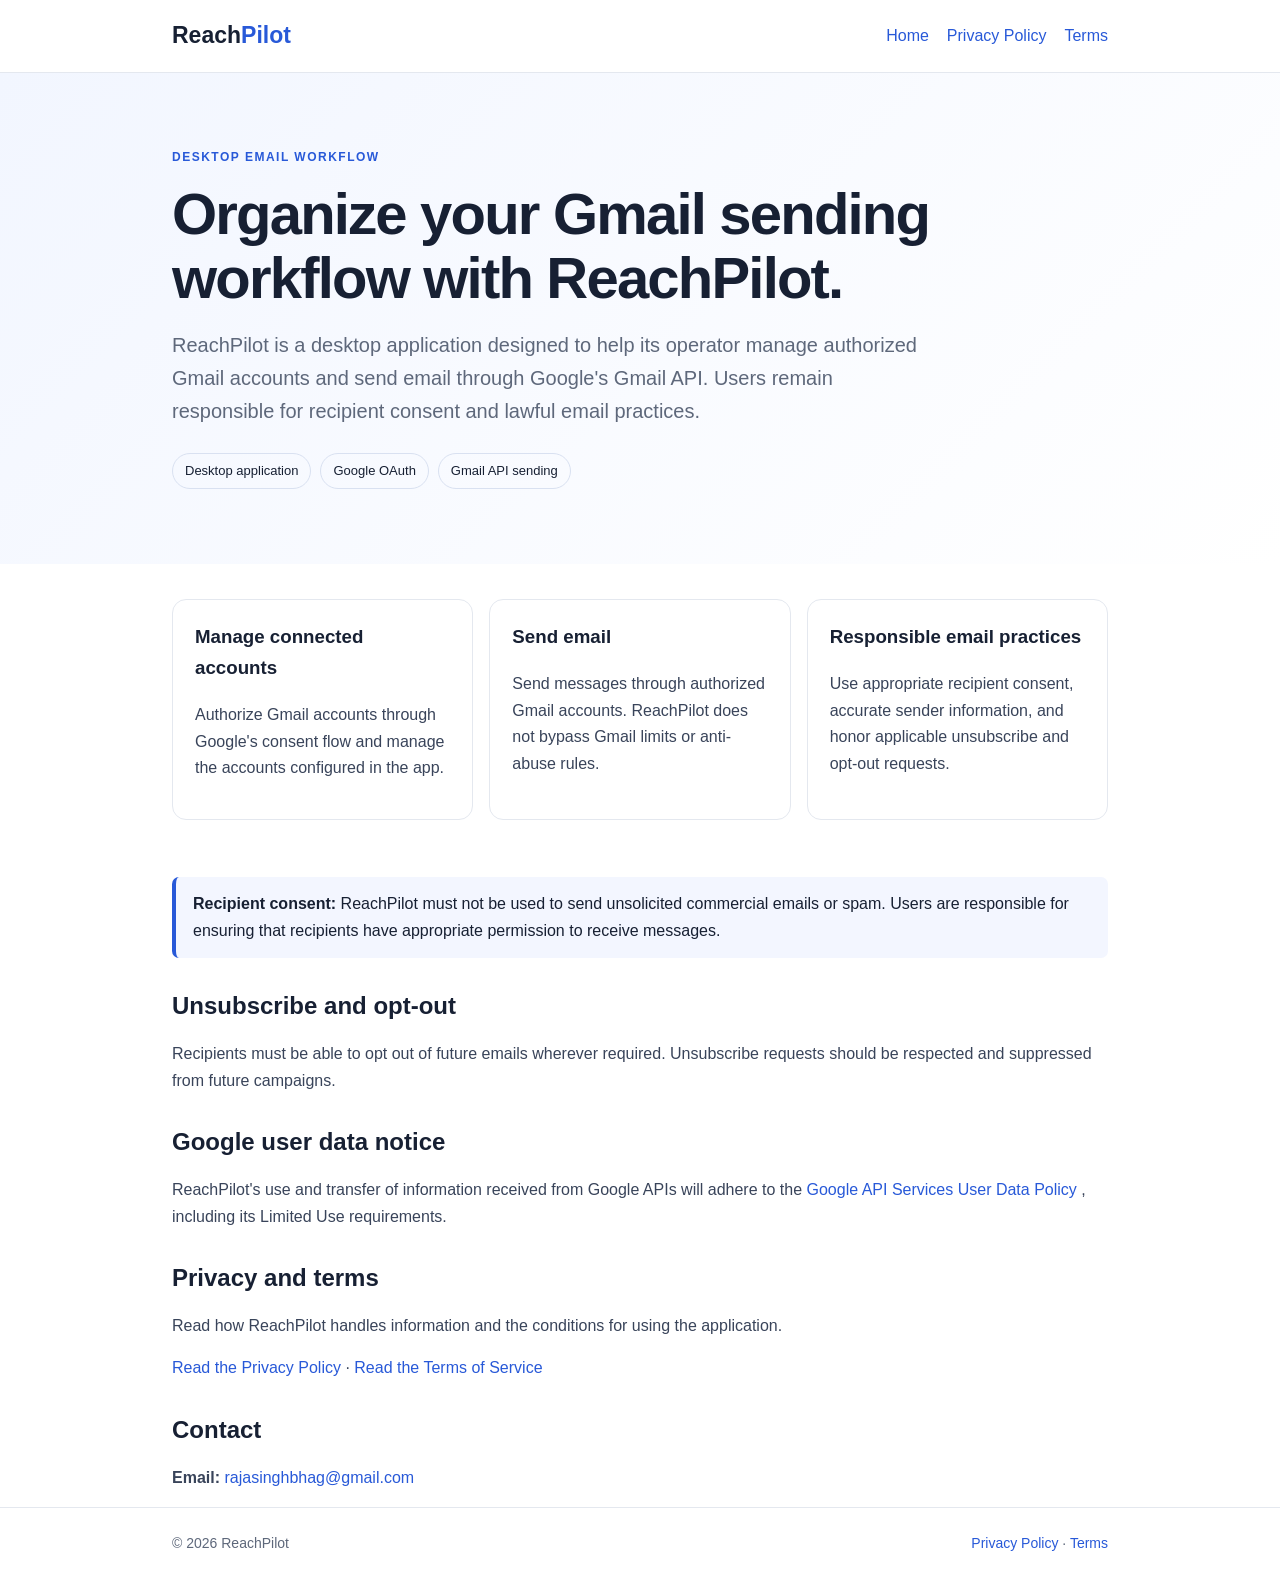
<file: index.html>
<!doctype html>
<html lang="en">
<head>
<meta charset="utf-8">
<meta name="viewport" content="width=device-width,initial-scale=1">
<title>ReachPilot — Gmail sending workflow</title>
<meta name="description" content="ReachPilot helps users manage authorized Gmail accounts and send email through Google's Gmail API with responsible email practices.">
<link rel="stylesheet" href="style.css">
</head>

<body>

<header class="top">
<div class="wrap nav">
<a class="brand" href="index.html">Reach<span>Pilot</span></a>
<nav>
<a href="index.html">Home</a>
<a href="privacy.html">Privacy Policy</a>
<a href="terms.html">Terms</a>
</nav>
</div>
</header>

<section class="hero">
<div class="wrap">
<div class="eyebrow">Desktop email workflow</div>

<h1>Organize your Gmail sending workflow with ReachPilot.</h1>

<p class="lead">
ReachPilot is a desktop application designed to help its operator
manage authorized Gmail accounts and send email through Google's
Gmail API. Users remain responsible for recipient consent and
lawful email practices.
</p>

<div class="pills">
<span class="pill">Desktop application</span>
<span class="pill">Google OAuth</span>
<span class="pill">Gmail API sending</span>
</div>
</div>
</section>

<div class="wrap">

<section class="grid">

<article class="card">
<h3>Manage connected accounts</h3>
<p>
Authorize Gmail accounts through Google's consent flow and
manage the accounts configured in the app.
</p>
</article>

<article class="card">
<h3>Send email</h3>
<p>
Send messages through authorized Gmail accounts.
ReachPilot does not bypass Gmail limits or anti-abuse rules.
</p>
</article>

<article class="card">
<h3>Responsible email practices</h3>
<p>
Use appropriate recipient consent, accurate sender information,
and honor applicable unsubscribe and opt-out requests.
</p>
</article>

</section>

<div class="notice">
<strong>Recipient consent:</strong>
ReachPilot must not be used to send unsolicited commercial
emails or spam. Users are responsible for ensuring that
recipients have appropriate permission to receive messages.
</div>

<h2>Unsubscribe and opt-out</h2>

<p>
Recipients must be able to opt out of future emails wherever
required. Unsubscribe requests should be respected and
suppressed from future campaigns.
</p>

<h2>Google user data notice</h2>

<p>
ReachPilot's use and transfer of information received from
Google APIs will adhere to the
<a href="https://developers.google.com/terms/api-services-user-data-policy">
Google API Services User Data Policy
</a>, including its Limited Use requirements.
</p>

<h2>Privacy and terms</h2>

<p>
Read how ReachPilot handles information and the conditions
for using the application.
</p>

<p>
<a href="privacy.html">Read the Privacy Policy</a>
·
<a href="terms.html">Read the Terms of Service</a>
</p>

<h2>Contact</h2>

<p>
<strong>Email:</strong>
<a href="mailto:rajasinghbhag@gmail.com">
rajasinghbhag@gmail.com
</a>
</p>

</div>

<footer>
<div class="wrap foot">
<span>© 2026 ReachPilot</span>
<span>
<a href="privacy.html">Privacy Policy</a>
·
<a href="terms.html">Terms</a>
</span>
</div>
</footer>

</body>
</html>
</file>
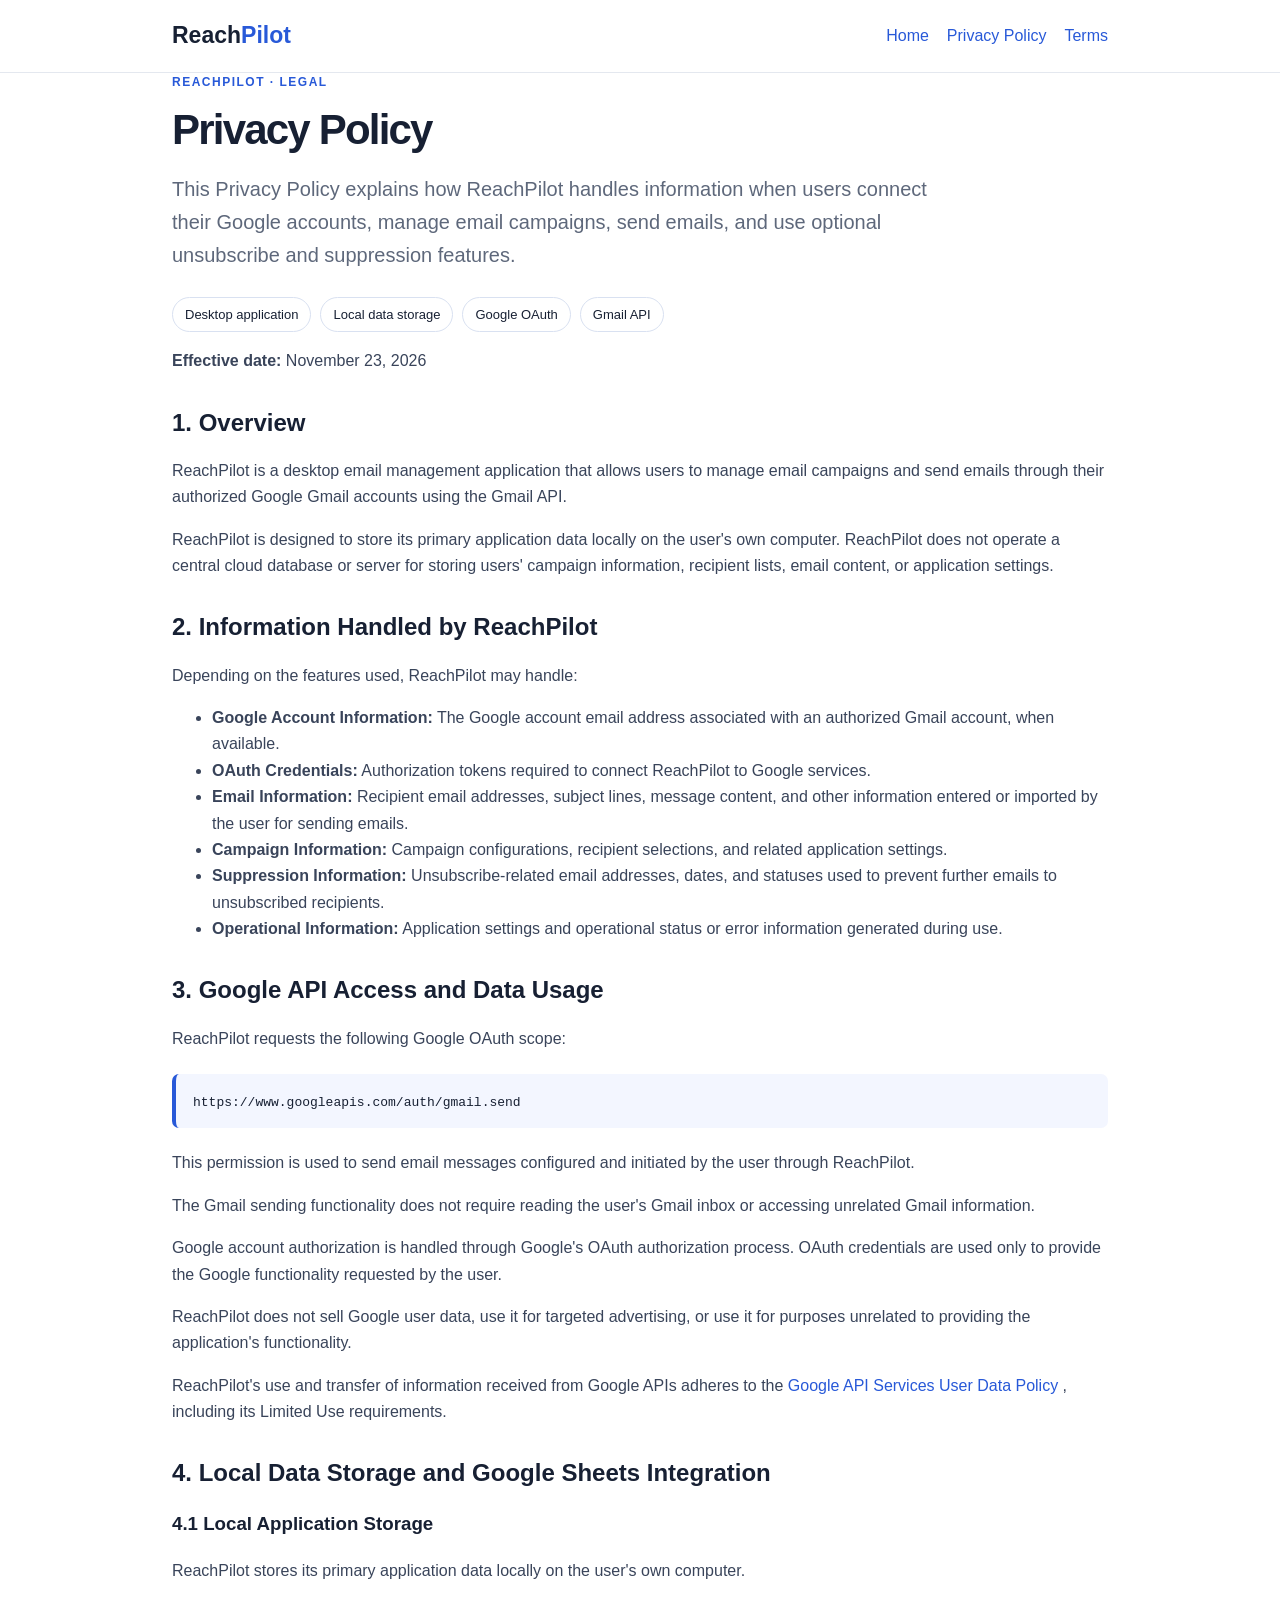
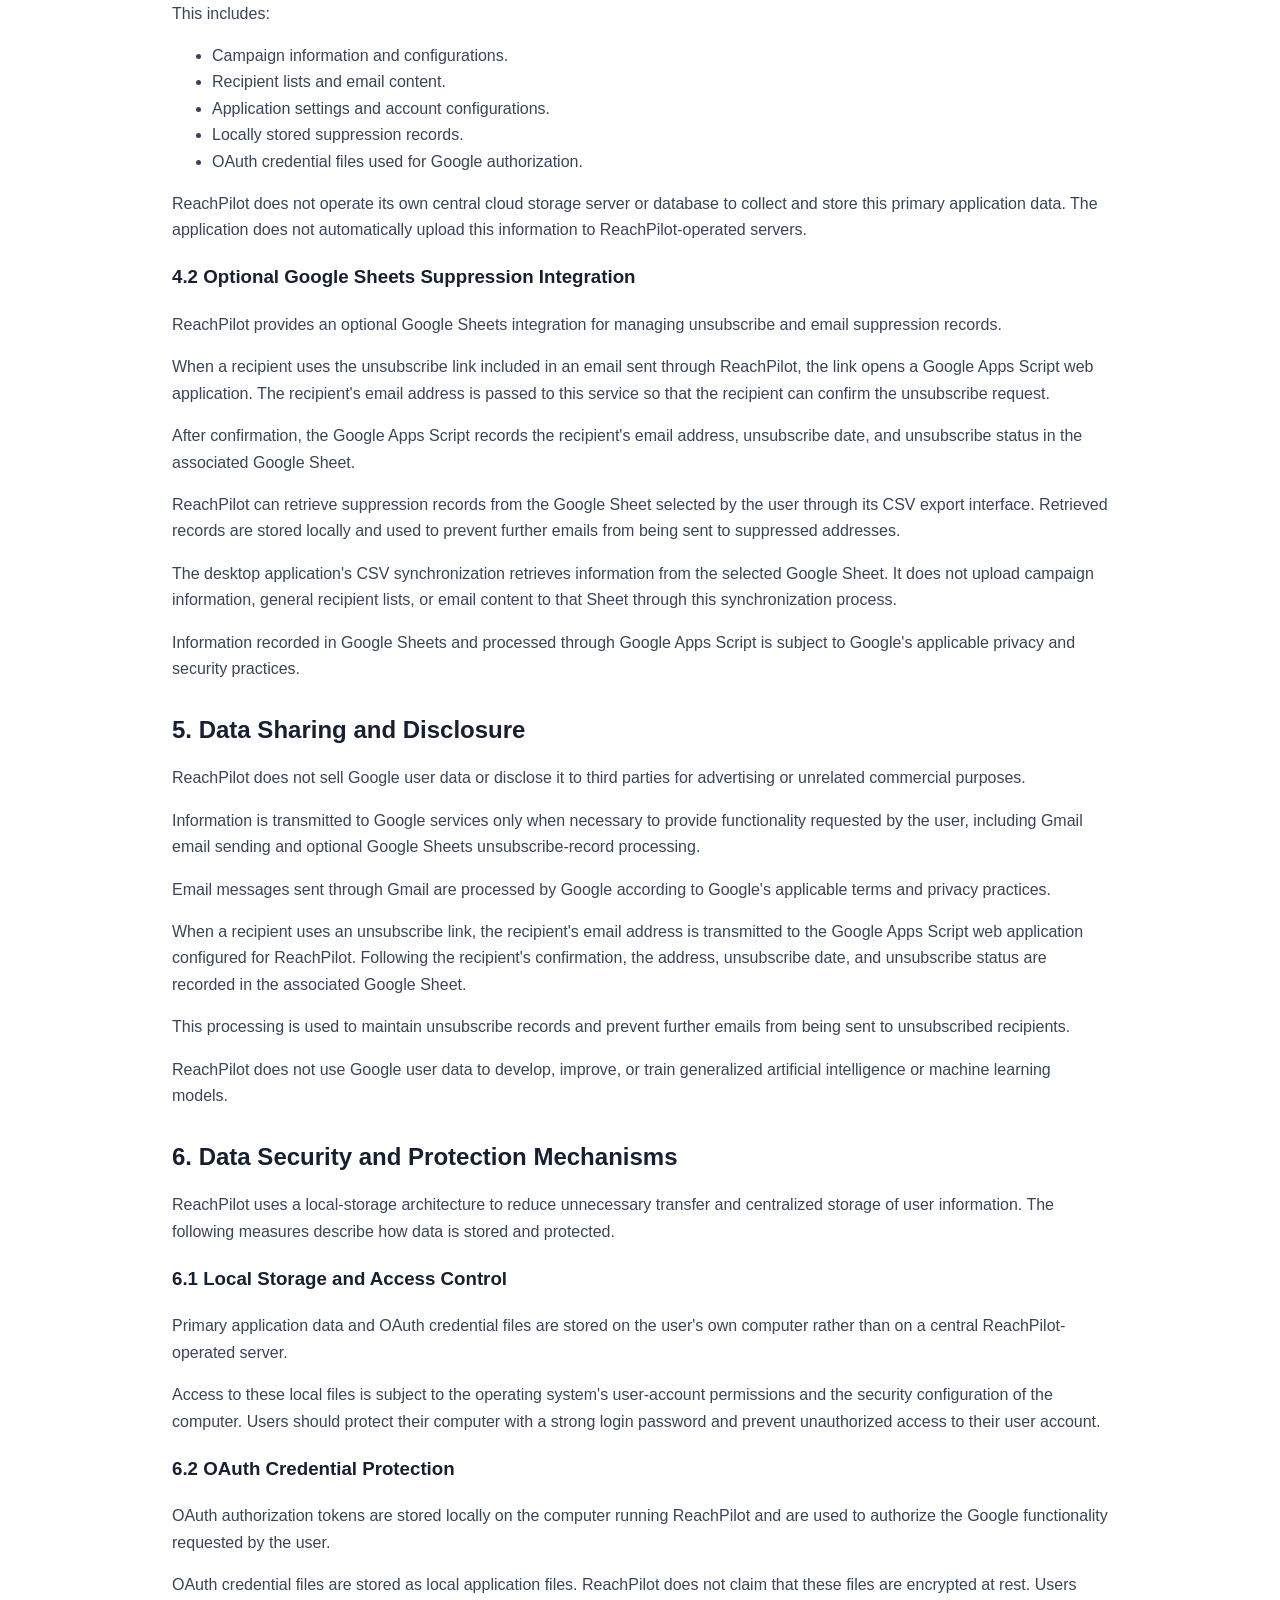
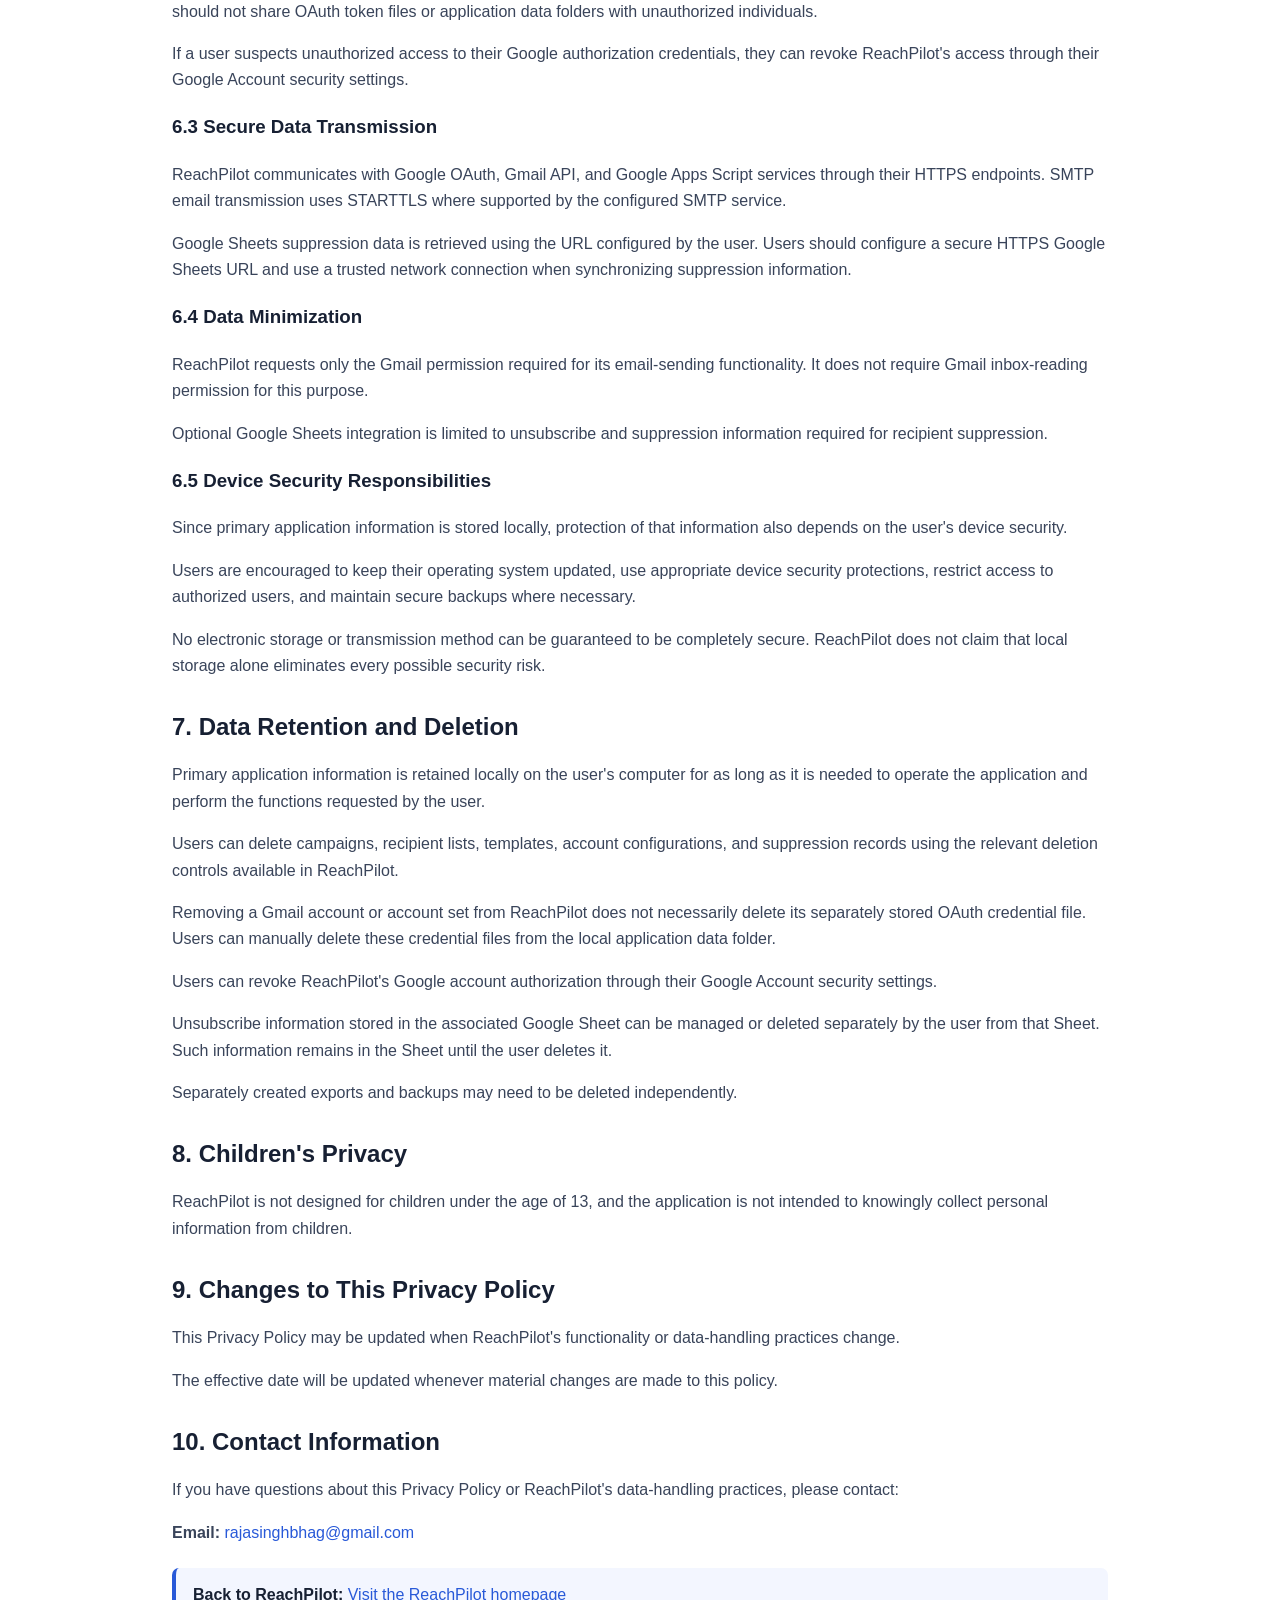
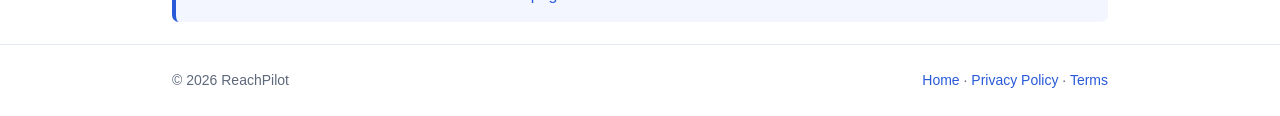
<file: privacy.html>
<!doctype html>
<html lang="en">
<head>
  <meta charset="utf-8">
  <meta name="viewport" content="width=device-width, initial-scale=1">
  <title>Privacy Policy - ReachPilot</title>
  <meta name="description" content="ReachPilot Privacy Policy explains how the desktop application handles Google account information, OAuth credentials, email data, local storage, Google Sheets unsubscribe records, and data security.">
  <link rel="stylesheet" href="style.css">
</head>

<body>

<header class="top">
  <div class="wrap nav">
    <a class="brand" href="index.html">Reach<span>Pilot</span></a>
    <nav>
      <a href="index.html">Home</a>
      <a href="privacy.html">Privacy Policy</a>
      <a href="terms.html">Terms</a>
    </nav>
  </div>
</header>

<main class="wrap">

  <div class="eyebrow">ReachPilot · Legal</div>

  <h1>Privacy Policy</h1>

  <p class="lead">
    This Privacy Policy explains how ReachPilot handles information
    when users connect their Google accounts, manage email campaigns,
    send emails, and use optional unsubscribe and suppression features.
  </p>

  <div class="pills">
    <span class="pill">Desktop application</span>
    <span class="pill">Local data storage</span>
    <span class="pill">Google OAuth</span>
    <span class="pill">Gmail API</span>
  </div>

  <p><strong>Effective date:</strong> November 23, 2026</p>

  <h2>1. Overview</h2>

  <p>
    ReachPilot is a desktop email management application that allows
    users to manage email campaigns and send emails through their
    authorized Google Gmail accounts using the Gmail API.
  </p>

  <p>
    ReachPilot is designed to store its primary application data
    locally on the user's own computer. ReachPilot does not operate
    a central cloud database or server for storing users' campaign
    information, recipient lists, email content, or application settings.
  </p>

  <h2>2. Information Handled by ReachPilot</h2>

  <p>Depending on the features used, ReachPilot may handle:</p>

  <ul>
    <li>
      <strong>Google Account Information:</strong>
      The Google account email address associated with an authorized
      Gmail account, when available.
    </li>
    <li>
      <strong>OAuth Credentials:</strong>
      Authorization tokens required to connect ReachPilot to Google services.
    </li>
    <li>
      <strong>Email Information:</strong>
      Recipient email addresses, subject lines, message content,
      and other information entered or imported by the user for sending emails.
    </li>
    <li>
      <strong>Campaign Information:</strong>
      Campaign configurations, recipient selections, and related
      application settings.
    </li>
    <li>
      <strong>Suppression Information:</strong>
      Unsubscribe-related email addresses, dates, and statuses used
      to prevent further emails to unsubscribed recipients.
    </li>
    <li>
      <strong>Operational Information:</strong>
      Application settings and operational status or error information
      generated during use.
    </li>
  </ul>

  <h2>3. Google API Access and Data Usage</h2>

  <p>ReachPilot requests the following Google OAuth scope:</p>

  <div class="notice">
    <code>https://www.googleapis.com/auth/gmail.send</code>
  </div>

  <p>
    This permission is used to send email messages configured and
    initiated by the user through ReachPilot.
  </p>

  <p>
    The Gmail sending functionality does not require reading the
    user's Gmail inbox or accessing unrelated Gmail information.
  </p>

  <p>
    Google account authorization is handled through Google's OAuth
    authorization process. OAuth credentials are used only to provide
    the Google functionality requested by the user.
  </p>

  <p>
    ReachPilot does not sell Google user data, use it for targeted
    advertising, or use it for purposes unrelated to providing the
    application's functionality.
  </p>

  <p>
    ReachPilot's use and transfer of information received from Google
    APIs adheres to the
    <a href="https://developers.google.com/terms/api-services-user-data-policy"
       target="_blank" rel="noopener noreferrer">
      Google API Services User Data Policy
    </a>,
    including its Limited Use requirements.
  </p>

  <h2>4. Local Data Storage and Google Sheets Integration</h2>

  <h3>4.1 Local Application Storage</h3>

  <p>
    ReachPilot stores its primary application data locally on the
    user's own computer.
  </p>

  <p>This includes:</p>

  <ul>
    <li>Campaign information and configurations.</li>
    <li>Recipient lists and email content.</li>
    <li>Application settings and account configurations.</li>
    <li>Locally stored suppression records.</li>
    <li>OAuth credential files used for Google authorization.</li>
  </ul>

  <p>
    ReachPilot does not operate its own central cloud storage server
    or database to collect and store this primary application data.
    The application does not automatically upload this information
    to ReachPilot-operated servers.
  </p>

  <h3>4.2 Optional Google Sheets Suppression Integration</h3>

  <p>
    ReachPilot provides an optional Google Sheets integration for
    managing unsubscribe and email suppression records.
  </p>

  <p>
    When a recipient uses the unsubscribe link included in an email
    sent through ReachPilot, the link opens a Google Apps Script web
    application. The recipient's email address is passed to this
    service so that the recipient can confirm the unsubscribe request.
  </p>

  <p>
    After confirmation, the Google Apps Script records the recipient's
    email address, unsubscribe date, and unsubscribe status in the
    associated Google Sheet.
  </p>

  <p>
    ReachPilot can retrieve suppression records from the Google Sheet
    selected by the user through its CSV export interface. Retrieved
    records are stored locally and used to prevent further emails from
    being sent to suppressed addresses.
  </p>

  <p>
    The desktop application's CSV synchronization retrieves information
    from the selected Google Sheet. It does not upload campaign
    information, general recipient lists, or email content to that
    Sheet through this synchronization process.
  </p>

  <p>
    Information recorded in Google Sheets and processed through
    Google Apps Script is subject to Google's applicable privacy
    and security practices.
  </p>

  <h2>5. Data Sharing and Disclosure</h2>

  <p>
    ReachPilot does not sell Google user data or disclose it to third
    parties for advertising or unrelated commercial purposes.
  </p>

  <p>
    Information is transmitted to Google services only when necessary
    to provide functionality requested by the user, including Gmail
    email sending and optional Google Sheets unsubscribe-record processing.
  </p>

  <p>
    Email messages sent through Gmail are processed by Google
    according to Google's applicable terms and privacy practices.
  </p>

  <p>
    When a recipient uses an unsubscribe link, the recipient's email
    address is transmitted to the Google Apps Script web application
    configured for ReachPilot. Following the recipient's confirmation,
    the address, unsubscribe date, and unsubscribe status are recorded
    in the associated Google Sheet.
  </p>

  <p>
    This processing is used to maintain unsubscribe records and
    prevent further emails from being sent to unsubscribed recipients.
  </p>

  <p>
    ReachPilot does not use Google user data to develop, improve,
    or train generalized artificial intelligence or machine learning models.
  </p>

  <h2>6. Data Security and Protection Mechanisms</h2>

  <p>
    ReachPilot uses a local-storage architecture to reduce unnecessary
    transfer and centralized storage of user information. The following
    measures describe how data is stored and protected.
  </p>

  <h3>6.1 Local Storage and Access Control</h3>

  <p>
    Primary application data and OAuth credential files are stored
    on the user's own computer rather than on a central
    ReachPilot-operated server.
  </p>

  <p>
    Access to these local files is subject to the operating system's
    user-account permissions and the security configuration of the
    computer. Users should protect their computer with a strong login
    password and prevent unauthorized access to their user account.
  </p>

  <h3>6.2 OAuth Credential Protection</h3>

  <p>
    OAuth authorization tokens are stored locally on the computer
    running ReachPilot and are used to authorize the Google functionality
    requested by the user.
  </p>

  <p>
    OAuth credential files are stored as local application files.
    ReachPilot does not claim that these files are encrypted at rest.
    Users should not share OAuth token files or application data
    folders with unauthorized individuals.
  </p>

  <p>
    If a user suspects unauthorized access to their Google
    authorization credentials, they can revoke ReachPilot's access
    through their Google Account security settings.
  </p>

  <h3>6.3 Secure Data Transmission</h3>

  <p>
    ReachPilot communicates with Google OAuth, Gmail API, and
    Google Apps Script services through their HTTPS endpoints.
    SMTP email transmission uses STARTTLS where supported by the
    configured SMTP service.
  </p>

  <p>
    Google Sheets suppression data is retrieved using the URL
    configured by the user. Users should configure a secure HTTPS
    Google Sheets URL and use a trusted network connection when
    synchronizing suppression information.
  </p>

  <h3>6.4 Data Minimization</h3>

  <p>
    ReachPilot requests only the Gmail permission required for its
    email-sending functionality. It does not require Gmail inbox-reading
    permission for this purpose.
  </p>

  <p>
    Optional Google Sheets integration is limited to unsubscribe
    and suppression information required for recipient suppression.
  </p>

  <h3>6.5 Device Security Responsibilities</h3>

  <p>
    Since primary application information is stored locally,
    protection of that information also depends on the user's
    device security.
  </p>

  <p>
    Users are encouraged to keep their operating system updated,
    use appropriate device security protections, restrict access
    to authorized users, and maintain secure backups where necessary.
  </p>

  <p>
    No electronic storage or transmission method can be guaranteed
    to be completely secure. ReachPilot does not claim that local
    storage alone eliminates every possible security risk.
  </p>

  <h2>7. Data Retention and Deletion</h2>

  <p>
    Primary application information is retained locally on the user's
    computer for as long as it is needed to operate the application
    and perform the functions requested by the user.
  </p>

  <p>
    Users can delete campaigns, recipient lists, templates, account
    configurations, and suppression records using the relevant
    deletion controls available in ReachPilot.
  </p>

  <p>
    Removing a Gmail account or account set from ReachPilot does not
    necessarily delete its separately stored OAuth credential file.
    Users can manually delete these credential files from the local
    application data folder.
  </p>

  <p>
    Users can revoke ReachPilot's Google account authorization
    through their Google Account security settings.
  </p>

  <p>
    Unsubscribe information stored in the associated Google Sheet
    can be managed or deleted separately by the user from that Sheet.
    Such information remains in the Sheet until the user deletes it.
  </p>

  <p>
    Separately created exports and backups may need to be deleted independently.
  </p>

  <h2>8. Children's Privacy</h2>

  <p>
    ReachPilot is not designed for children under the age of 13,
    and the application is not intended to knowingly collect
    personal information from children.
  </p>

  <h2>9. Changes to This Privacy Policy</h2>

  <p>
    This Privacy Policy may be updated when ReachPilot's functionality
    or data-handling practices change.
  </p>

  <p>
    The effective date will be updated whenever material changes
    are made to this policy.
  </p>

  <h2>10. Contact Information</h2>

  <p>
    If you have questions about this Privacy Policy or ReachPilot's
    data-handling practices, please contact:
  </p>

  <p>
    <strong>Email:</strong>
    <a href="mailto:rajasinghbhag@gmail.com">
      rajasinghbhag@gmail.com
    </a>
  </p>

  <div class="notice">
    <strong>Back to ReachPilot:</strong>
    <a href="index.html">Visit the ReachPilot homepage</a>
  </div>

</main>

<footer>
  <div class="wrap foot">
    <span>© 2026 ReachPilot</span>
    <span>
      <a href="index.html">Home</a>
      ·
      <a href="privacy.html">Privacy Policy</a>
      ·
      <a href="terms.html">Terms</a>
    </span>
  </div>
</footer>

</body>
</html>
</file>
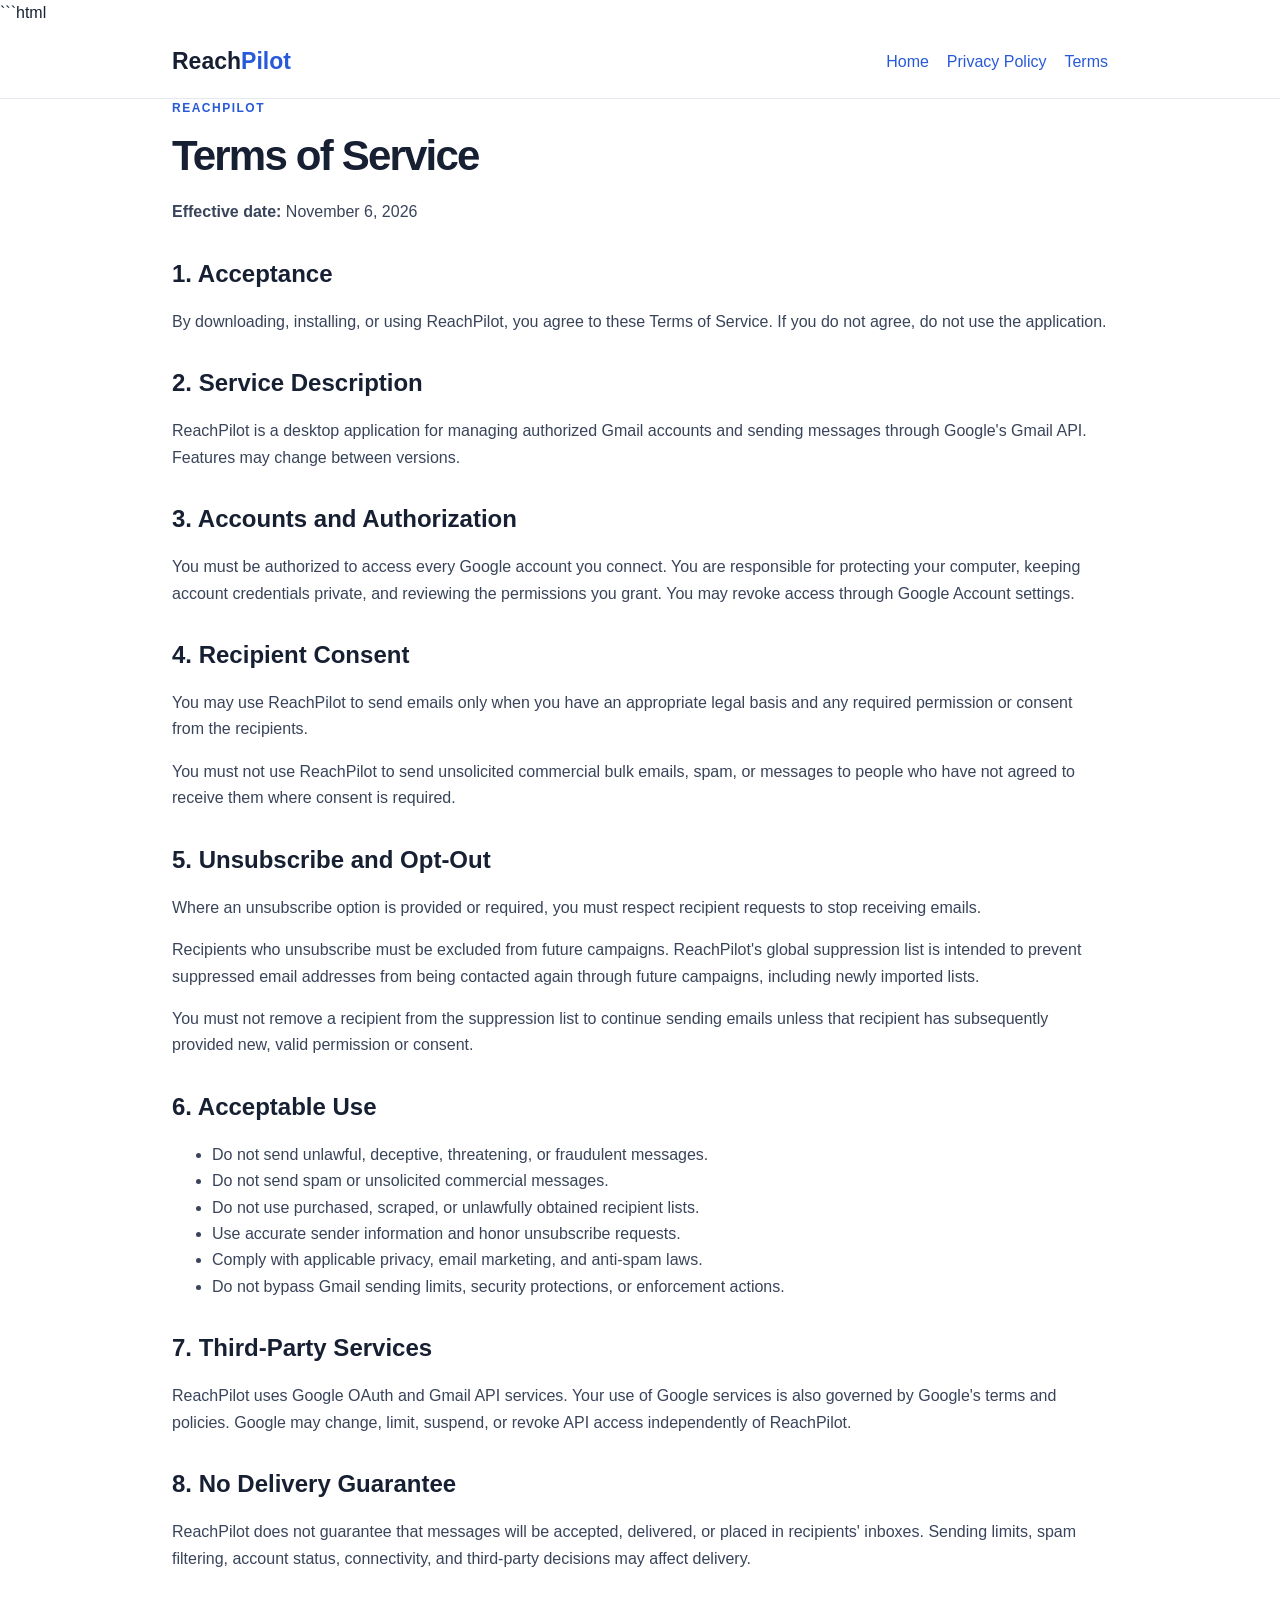
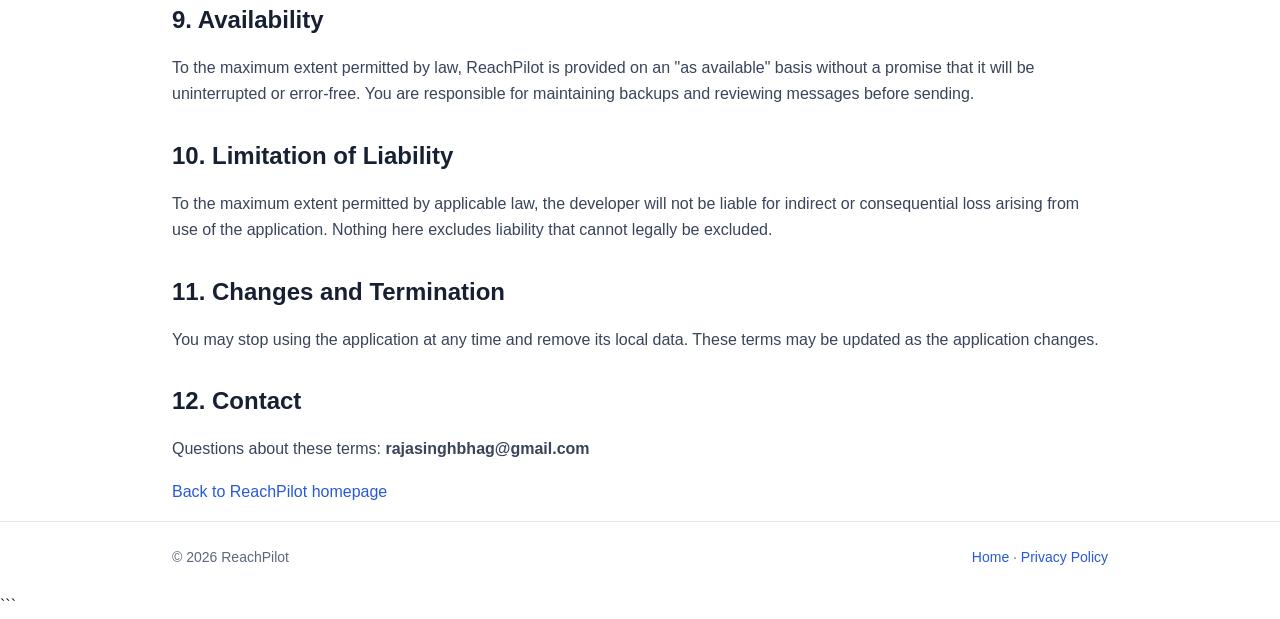
<file: terms.html>
```html
<!doctype html>
<html lang="en">
<head>
<meta charset="utf-8">
<meta name="viewport" content="width=device-width,initial-scale=1">
<title>Terms of Service — ReachPilot</title>
<link rel="stylesheet" href="style.css">
</head>
<body>

<header class="top">
<div class="wrap nav">
<a class="brand" href="index.html">Reach<span>Pilot</span></a>
<nav>
<a href="index.html">Home</a>
<a href="privacy.html">Privacy Policy</a>
<a href="terms.html">Terms</a>
</nav>
</div>
</header>

<main class="wrap">

<div class="eyebrow">ReachPilot</div>
<h1>Terms of Service</h1>
<p><strong>Effective date:</strong> November 6, 2026</p>

<h2>1. Acceptance</h2>
<p>
By downloading, installing, or using ReachPilot, you agree to these
Terms of Service. If you do not agree, do not use the application.
</p>

<h2>2. Service Description</h2>
<p>
ReachPilot is a desktop application for managing authorized Gmail
accounts and sending messages through Google's Gmail API.
Features may change between versions.
</p>

<h2>3. Accounts and Authorization</h2>
<p>
You must be authorized to access every Google account you connect.
You are responsible for protecting your computer, keeping account
credentials private, and reviewing the permissions you grant.
You may revoke access through Google Account settings.
</p>

<h2>4. Recipient Consent</h2>
<p>
You may use ReachPilot to send emails only when you have an
appropriate legal basis and any required permission or consent
from the recipients.
</p>
<p>
You must not use ReachPilot to send unsolicited commercial bulk
emails, spam, or messages to people who have not agreed to receive
them where consent is required.
</p>

<h2>5. Unsubscribe and Opt-Out</h2>
<p>
Where an unsubscribe option is provided or required, you must
respect recipient requests to stop receiving emails.
</p>
<p>
Recipients who unsubscribe must be excluded from future campaigns.
ReachPilot's global suppression list is intended to prevent
suppressed email addresses from being contacted again through
future campaigns, including newly imported lists.
</p>
<p>
You must not remove a recipient from the suppression list to
continue sending emails unless that recipient has subsequently
provided new, valid permission or consent.
</p>

<h2>6. Acceptable Use</h2>
<ul>
<li>Do not send unlawful, deceptive, threatening, or fraudulent messages.</li>
<li>Do not send spam or unsolicited commercial messages.</li>
<li>Do not use purchased, scraped, or unlawfully obtained recipient lists.</li>
<li>Use accurate sender information and honor unsubscribe requests.</li>
<li>Comply with applicable privacy, email marketing, and anti-spam laws.</li>
<li>Do not bypass Gmail sending limits, security protections, or enforcement actions.</li>
</ul>

<h2>7. Third-Party Services</h2>
<p>
ReachPilot uses Google OAuth and Gmail API services. Your use of
Google services is also governed by Google's terms and policies.
Google may change, limit, suspend, or revoke API access independently
of ReachPilot.
</p>

<h2>8. No Delivery Guarantee</h2>
<p>
ReachPilot does not guarantee that messages will be accepted,
delivered, or placed in recipients' inboxes. Sending limits,
spam filtering, account status, connectivity, and third-party
decisions may affect delivery.
</p>

<h2>9. Availability</h2>
<p>
To the maximum extent permitted by law, ReachPilot is provided
on an "as available" basis without a promise that it will be
uninterrupted or error-free. You are responsible for maintaining
backups and reviewing messages before sending.
</p>

<h2>10. Limitation of Liability</h2>
<p>
To the maximum extent permitted by applicable law, the developer
will not be liable for indirect or consequential loss arising
from use of the application. Nothing here excludes liability
that cannot legally be excluded.
</p>

<h2>11. Changes and Termination</h2>
<p>
You may stop using the application at any time and remove its
local data. These terms may be updated as the application changes.
</p>

<h2>12. Contact</h2>
<p>
Questions about these terms:
<strong>rajasinghbhag@gmail.com</strong>
</p>

<p><a href="index.html">Back to ReachPilot homepage</a></p>

</main>

<footer>
<div class="wrap foot">
<span>© 2026 ReachPilot</span>
<span>
<a href="index.html">Home</a> ·
<a href="privacy.html">Privacy Policy</a>
</span>
</div>
</footer>

</body>
</html>
```
</file>
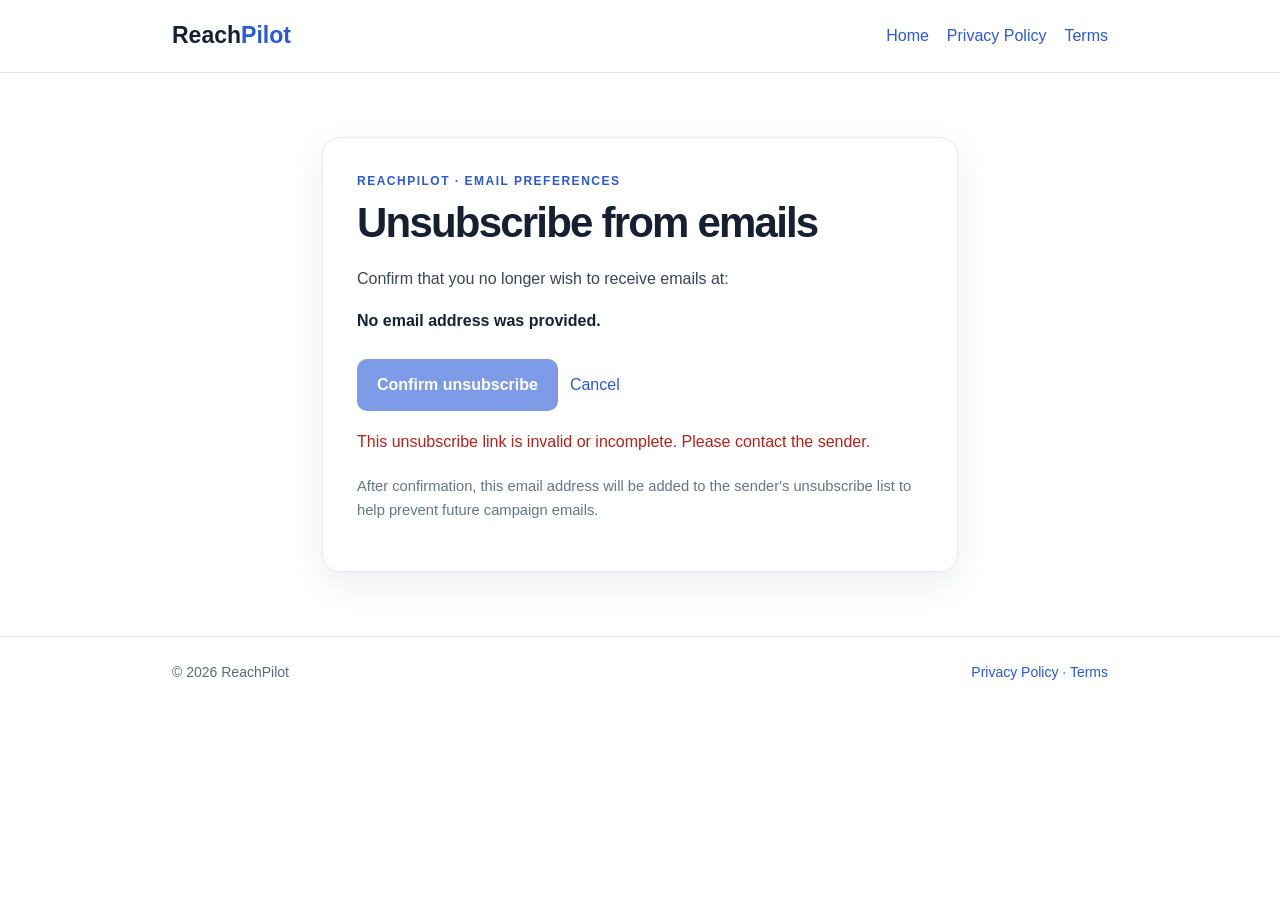
<file: unsubscribe.html>
<!doctype html>
<html lang="en">
<head>
  <meta charset="utf-8">
  <meta name="viewport" content="width=device-width,initial-scale=1">
  <meta name="robots" content="noindex,nofollow">
  <title>Unsubscribe - ReachPilot</title>
  <meta name="description" content="Manage your email unsubscribe request.">
  <link rel="stylesheet" href="style.css">
  <style>
    /* Small page-specific additions; the site's existing style.css provides the brand theme. */
    .unsubscribe-wrap { max-width: 680px; margin: 64px auto; }
    .unsubscribe-card { background: #fff; border: 1px solid #e5eaf3; border-radius: 18px; padding: 34px; box-shadow: 0 12px 36px rgba(23,32,51,.08); }
    .unsubscribe-card h1 { margin-top: 8px; }
    .unsubscribe-email { overflow-wrap: anywhere; font-weight: 600; color: #172033; }
    .unsubscribe-actions { display:flex; align-items:center; gap:12px; flex-wrap:wrap; margin-top:24px; }
    .unsubscribe-button { border:0; border-radius:10px; padding:13px 20px; background:#2859d8; color:#fff; font:inherit; font-weight:600; cursor:pointer; }
    .unsubscribe-button:disabled { opacity:.6; cursor:not-allowed; }
    .unsubscribe-status { margin-top:18px; min-height:24px; }
    .unsubscribe-status[data-state="success"] { color:#18794e; }
    .unsubscribe-status[data-state="error"] { color:#b42318; }
    .unsubscribe-note { color:#64748b; font-size:.92rem; margin-top:18px; }
    @media (max-width:600px) { .unsubscribe-wrap { margin:32px auto; } .unsubscribe-card { padding:24px 18px; } }
  </style>
</head>
<body>
  <header class="top">
    <div class="wrap nav">
      <a class="brand" href="index.html">Reach<span>Pilot</span></a>
      <nav>
        <a href="index.html">Home</a>
        <a href="privacy.html">Privacy Policy</a>
        <a href="terms.html">Terms</a>
      </nav>
    </div>
  </header>

  <main class="wrap unsubscribe-wrap">
    <section class="unsubscribe-card">
      <div class="eyebrow">ReachPilot · Email preferences</div>
      <h1>Unsubscribe from emails</h1>
      <p>Confirm that you no longer wish to receive emails at:</p>
      <p class="unsubscribe-email" id="recipient-email">Loading recipient…</p>

      <div class="unsubscribe-actions">
        <button class="unsubscribe-button" id="confirm-button" type="button" disabled>
          Confirm unsubscribe
        </button>
        <a href="index.html">Cancel</a>
      </div>

      <p class="unsubscribe-status" id="status" role="status" aria-live="polite"></p>
      <p class="unsubscribe-note">
        After confirmation, this email address will be added to the sender's
        unsubscribe list to help prevent future campaign emails.
      </p>
    </section>
  </main>

  <footer>
    <div class="wrap foot">
      <span>© 2026 ReachPilot</span>
      <span><a href="privacy.html">Privacy Policy</a> · <a href="terms.html">Terms</a></span>
    </div>
  </footer>

  <script>
    (() => {
      // This is the deployed Google Apps Script web-app endpoint used only as a
      // JSONP data endpoint. The visible confirmation page remains on reachpilots.in.
      const APPS_SCRIPT_URL = "https://script.google.com/macros/s/AKfycbwdVxAyD4bPfkt_fbF2wIbbFDaxo3aPprRUUyhOEWmWnln3aeTRmPf5388SWxeeOzGd/exec";;
      const params = new URLSearchParams(window.location.search);
      const email = (params.get("email") || "").trim().toLowerCase();
      const emailEl = document.getElementById("recipient-email");
      const button = document.getElementById("confirm-button");
      const status = document.getElementById("status");
      const emailPattern = /^[^\s@]+@[^\s@]+\.[^\s@]+$/;
      let requestInProgress = false;

      // Use textContent, never HTML, for the recipient address from the URL.
      emailEl.textContent = email || "No email address was provided.";
      if (!emailPattern.test(email)) {
        status.textContent = "This unsubscribe link is invalid or incomplete. Please contact the sender.";
        status.dataset.state = "error";
        return;
      }
      button.disabled = false;

      window.reachpilotUnsubscribeCallback = function (result) {
        requestInProgress = false;
        button.disabled = false;
        if (result && result.success) {
          status.textContent = result.message || "Your unsubscribe request has been recorded.";
          status.dataset.state = "success";
          button.textContent = "Unsubscribed";
          button.disabled = true;
        } else {
          status.textContent = (result && result.message) || "We could not process your request. Please try again.";
          status.dataset.state = "error";
        }
      };

      button.addEventListener("click", () => {
        if (requestInProgress) return;
        requestInProgress = true;
        button.disabled = true;
        status.textContent = "Processing your request…";
        status.dataset.state = "";

        // JSONP avoids browser CORS restrictions for the Apps Script endpoint.
        // The Apps Script accepts only this fixed callback name.
        const requestUrl = new URL(APPS_SCRIPT_URL);
        requestUrl.searchParams.set("action", "unsubscribe");
        requestUrl.searchParams.set("email", email);
        requestUrl.searchParams.set("callback", "reachpilotUnsubscribeCallback");
        requestUrl.searchParams.set("_", String(Date.now()));

        const script = document.createElement("script");
        script.src = requestUrl.toString();
        script.async = true;
        script.onerror = () => {
          requestInProgress = false;
          button.disabled = false;
          status.textContent = "We could not reach the unsubscribe service. Please try again.";
          status.dataset.state = "error";
          script.remove();
        };
        script.onload = () => script.remove();
        document.head.appendChild(script);
      });
    })();
  </script>
</body>
</html>
</file>
<file: style.css>
*{box-sizing:border-box}body{margin:0;font-family:Segoe UI,Arial,sans-serif;color:#172033;line-height:1.65}a{color:#2859d8;text-decoration:none}a:hover{text-decoration:underline}.wrap{max-width:980px;margin:auto;padding:0 22px}.top{border-bottom:1px solid #e4e8ef}.nav{min-height:72px;display:flex;align-items:center;justify-content:space-between;gap:18px;flex-wrap:wrap}.brand{font-weight:800;font-size:23px;color:#172033}.brand span,.eyebrow{color:#2859d8}nav{display:flex;gap:18px;flex-wrap:wrap}.hero{padding:75px 0;background:linear-gradient(135deg,#f2f6ff,#fff)}.eyebrow{font-size:12px;font-weight:800;letter-spacing:1.5px;text-transform:uppercase}h1{font-size:clamp(36px,6vw,58px);line-height:1.1;letter-spacing:-1.8px;margin:14px 0 20px}h2{margin-top:32px;line-height:1.3}.lead{font-size:20px;color:#5e687b;max-width:760px}.pills{display:flex;gap:9px;flex-wrap:wrap;margin-top:25px}.pill{border:1px solid #d9e1f1;border-radius:30px;padding:6px 12px;font-size:13px}.grid{display:grid;grid-template-columns:repeat(auto-fit,minmax(220px,1fr));gap:16px;padding:35px 0}.card{border:1px solid #e4e8ef;border-radius:14px;padding:22px}.card h3{margin-top:0}.card p,p,li{color:#39445a}.notice{background:#f3f6ff;border-left:4px solid #2859d8;padding:14px 17px;border-radius:7px;margin:22px 0}main{max-width:820px;padding-top:38px;padding-bottom:60px}main h1{font-size:42px}footer{border-top:1px solid #e4e8ef;padding:24px 0;color:#5e687b;font-size:14px}.foot{display:flex;justify-content:space-between;gap:15px;flex-wrap:wrap}code{overflow-wrap:anywhere}@media(max-width:600px){.hero{padding:48px 0}.nav{padding:16px 0}}
</file>
